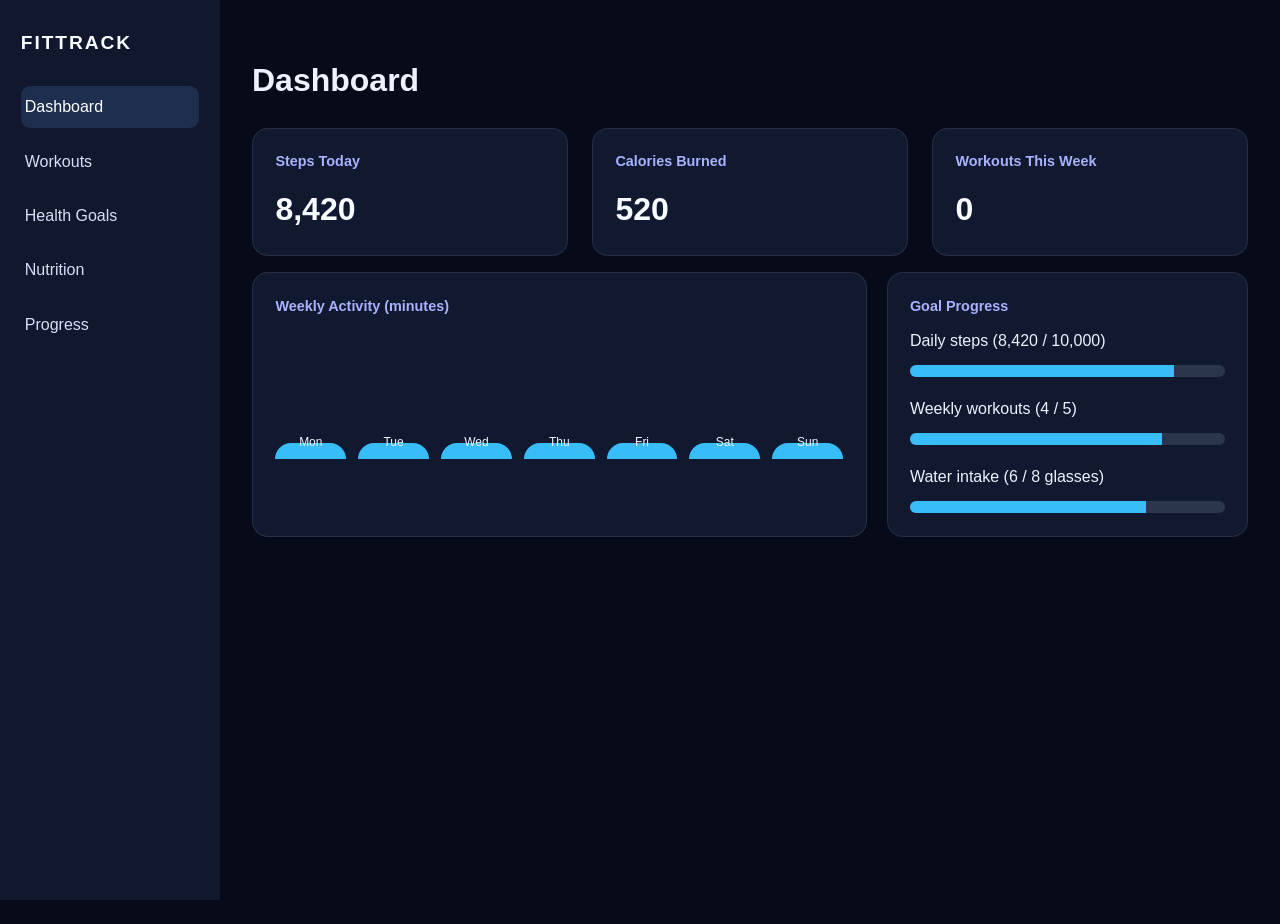
<file: index.html>
git init<!DOCTYPE html>
<html lang="en">
<head>
  <meta charset="UTF-8">
  <meta name="viewport" content="width=device-width, initial-scale=1.0">
  <title>Fitness Tracker - Dashboard</title>
  <link rel="icon" href="favicon.svg" type="image/svg+xml">
  <link rel="stylesheet" href="css/styles.css">
</head>
<body>
  <div class="app">
    <aside class="sidebar" id="sidebar">
      <h2>FitTrack</h2>
      <nav>
        <a href="index.html" class="active">Dashboard</a>
        <a href="workouts.html">Workouts</a>
        <a href="health.html">Health Goals</a>
        <a href="nutrition.html">Nutrition</a>
        <a href="progress.html">Progress</a>
      </nav>
    </aside>

    <main class="main">
      <header class="header">
        <h1>Dashboard</h1>
        <button type="button" class="menu-btn" id="menuBtn">Menu</button>
      </header>

      <section class="stats">
        <article class="stat-card">
          <h3>Steps Today</h3>
          <p>8,420</p>
        </article>
        <article class="stat-card">
          <h3>Calories Burned</h3>
          <p>520</p>
        </article>
        <article class="stat-card">
          <h3>Workouts This Week</h3>
          <p id="workoutsThisWeek">4</p>
        </article>
      </section>

      <section class="charts">
        <article class="chart-box">
          <h3>Weekly Activity (minutes)</h3>
          <div class="bar-chart" id="weeklyActivityChart" aria-label="Weekly activity bar chart">
            <div class="bar" style="height: 60%;"><span>Mon</span></div>
            <div class="bar" style="height: 40%;"><span>Tue</span></div>
            <div class="bar" style="height: 80%;"><span>Wed</span></div>
            <div class="bar" style="height: 50%;"><span>Thu</span></div>
            <div class="bar" style="height: 90%;"><span>Fri</span></div>
            <div class="bar" style="height: 30%;"><span>Sat</span></div>
            <div class="bar" style="height: 70%;"><span>Sun</span></div>
          </div>
        </article>

        <article class="chart-box">
          <h3>Goal Progress</h3>
          <ul class="progress-list">
            <li>
              Daily steps (8,420 / 10,000)
              <div class="progress-bar"><div class="progress-fill" style="width: 84%;"></div></div>
            </li>
            <li>
              Weekly workouts (4 / 5)
              <div class="progress-bar"><div class="progress-fill" style="width: 80%;"></div></div>
            </li>
            <li>
              Water intake (6 / 8 glasses)
              <div class="progress-bar"><div class="progress-fill" style="width: 75%;"></div></div>
            </li>
          </ul>
        </article>
      </section>
    </main>
  </div>

  <script src="js/main.js"></script>
</body>
</html>
</file>
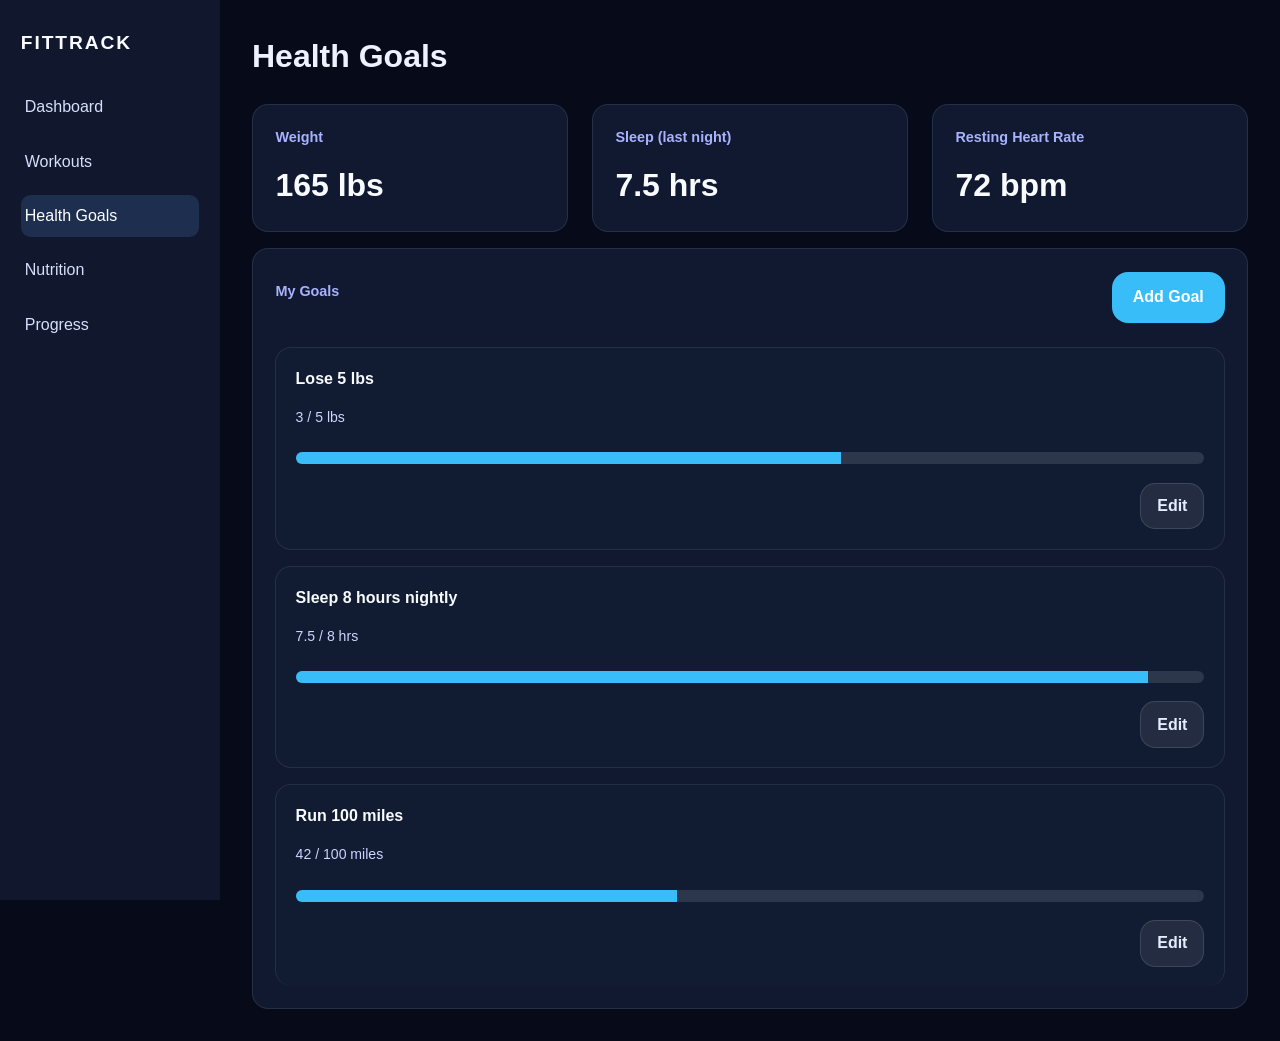
<file: health.html>
<!DOCTYPE html>
<html lang="en">
<head>
  <meta charset="UTF-8">
  <meta name="viewport" content="width=device-width, initial-scale=1.0">
  <title>Fitness Tracker - Health Goals</title>
  <link rel="icon" href="favicon.svg" type="image/svg+xml">
  <link rel="stylesheet" href="css/styles.css">
</head>
<body>
  <div class="app">
    <aside class="sidebar" id="sidebar">
      <h2>FitTrack</h2>
      <nav>
        <a href="index.html">Dashboard</a>
        <a href="workouts.html">Workouts</a>
        <a href="health.html" class="active">Health Goals</a>
        <a href="nutrition.html">Nutrition</a>
        <a href="progress.html">Progress</a>
      </nav>
    </aside>

    <main class="main">
      <header class="header">
        <h1>Health Goals</h1>
        <button type="button" class="menu-btn" id="menuBtn">Menu</button>
      </header>

      <section class="stats">
        <article class="stat-card">
          <h3>Weight</h3>
          <p>165 lbs</p>
        </article>
        <article class="stat-card">
          <h3>Sleep (last night)</h3>
          <p>7.5 hrs</p>
        </article>
        <article class="stat-card">
          <h3>Resting Heart Rate</h3>
          <p>72 bpm</p>
        </article>
      </section>

      <section class="panel goals-section">
        <div class="goals-header">
          <h2>My Goals</h2>
          <button type="button" class="btn" id="addGoalBtn">Add Goal</button>
        </div>

        <ul class="goals-list" id="goalsList">
          <li>
            <strong>Lose 5 lbs</strong>
            <span>3 / 5 lbs</span>
            <div class="progress-bar"><div class="progress-fill" style="width: 60%;"></div></div>
            <button type="button" class="btn-edit">Edit</button>
          </li>
          <li>
            <strong>Sleep 8 hours nightly</strong>
            <span>7.5 / 8 hrs</span>
            <div class="progress-bar"><div class="progress-fill" style="width: 94%;"></div></div>
            <button type="button" class="btn-edit">Edit</button>
          </li>
          <li>
            <strong>Run 100 miles</strong>
            <span>42 / 100 miles</span>
            <div class="progress-bar"><div class="progress-fill" style="width: 42%;"></div></div>
            <button type="button" class="btn-edit">Edit</button>
          </li>
        </ul>
      </section>
    </main>
  </div>

  <div class="modal-overlay" id="goalModal">
    <div class="modal">
      <div class="modal-header">
        <h2 id="modalTitle">Add Goal</h2>
        <button type="button" class="modal-close" id="closeModal">&times;</button>
      </div>

      <form id="goalForm" novalidate>
        <div class="form-group">
          <label for="goalName">Goal name</label>
          <input type="text" id="goalName" name="goalName" placeholder="e.g. Drink more water">
          <p class="form-error" id="goalNameError"></p>
        </div>

        <div class="form-group">
          <label for="goalTarget">Target</label>
          <input type="number" id="goalTarget" name="goalTarget" min="1" placeholder="10">
          <p class="form-error" id="goalTargetError"></p>
        </div>

        <div class="form-group">
          <label for="goalCurrent">Current progress</label>
          <input type="number" id="goalCurrent" name="goalCurrent" min="0" placeholder="0">
          <p class="form-error" id="goalCurrentError"></p>
        </div>

        <div class="form-group">
          <label for="goalUnit">Unit (optional)</label>
          <input type="text" id="goalUnit" name="goalUnit" placeholder="e.g. lbs, miles, glasses">
        </div>

        <div class="modal-actions">
          <button type="button" class="btn btn-cancel" id="cancelModal">Cancel</button>
          <button type="submit" class="btn">Save Goal</button>
        </div>
      </form>
    </div>
  </div>

  <script src="js/main.js"></script>
</body>
</html>
</file>
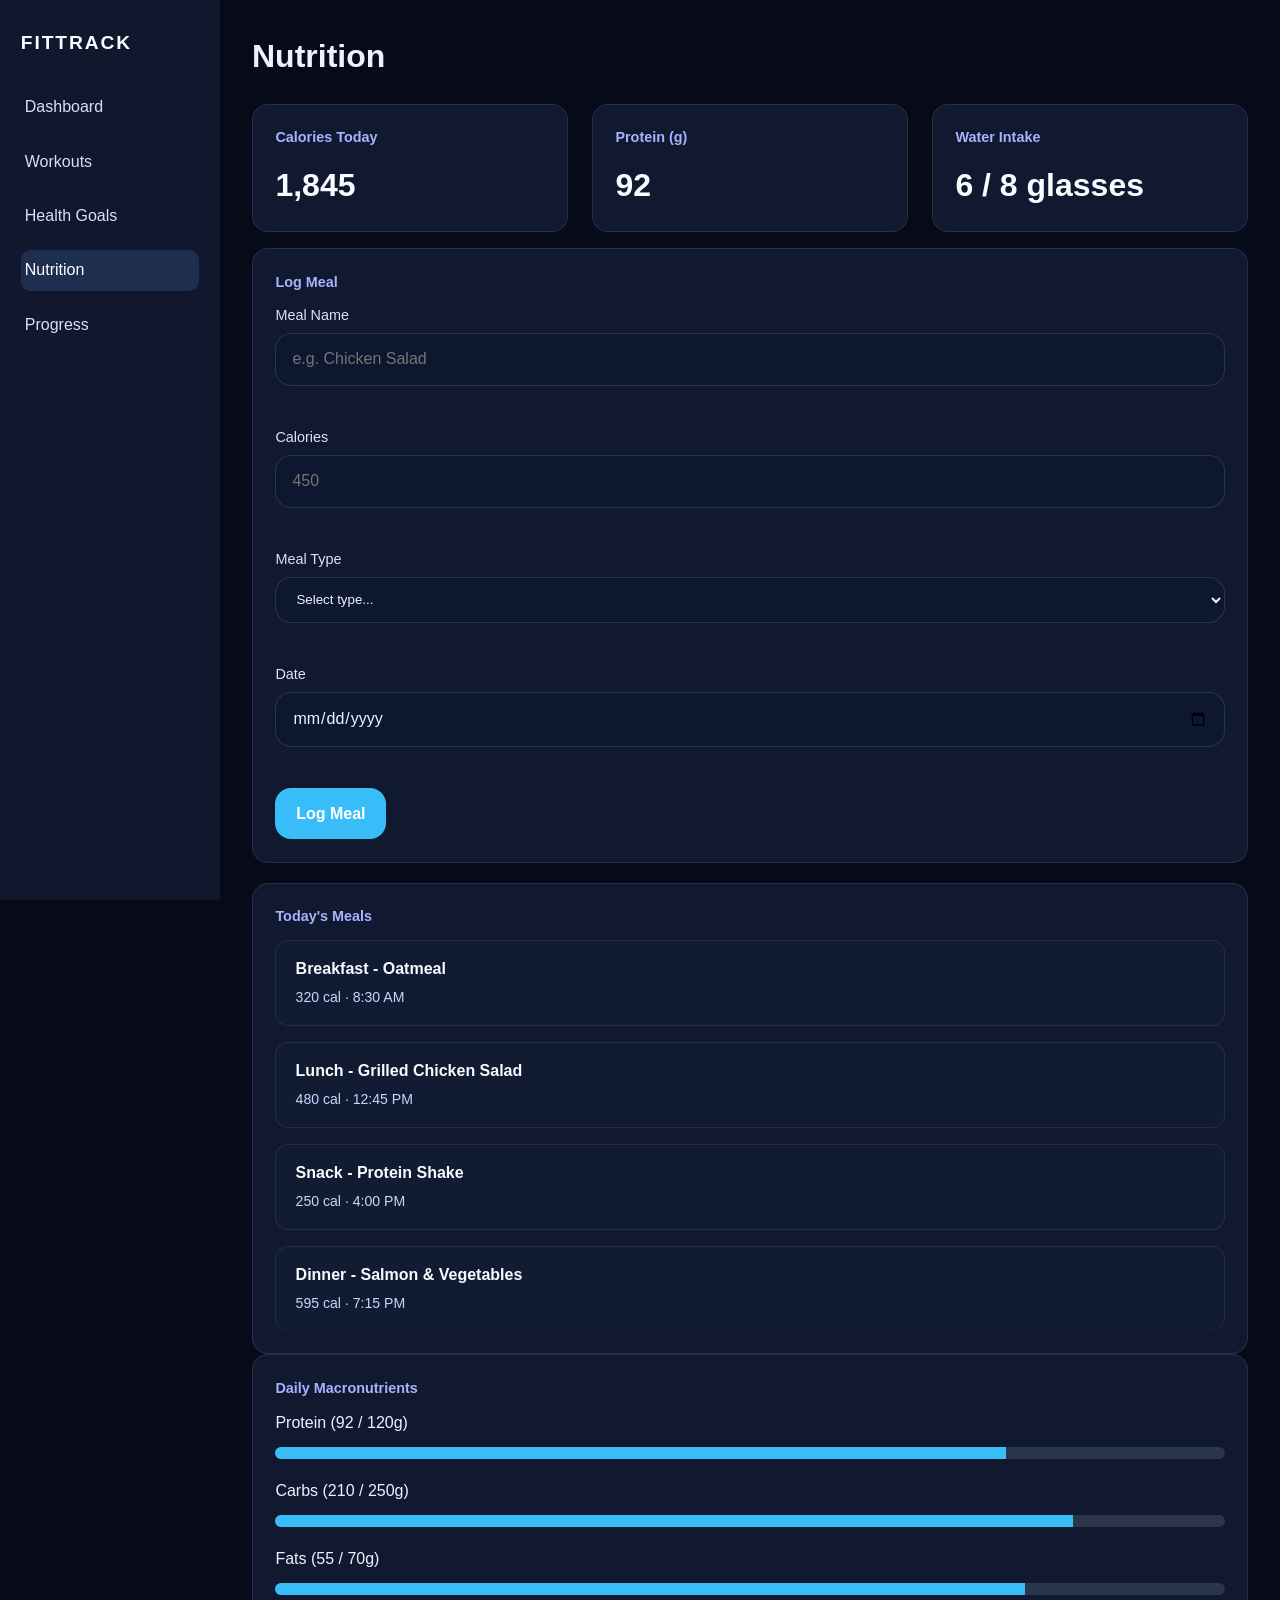
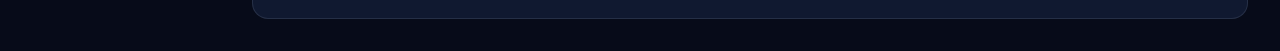
<file: nutrition.html>
<!DOCTYPE html>
<html lang="en">
<head>
  <meta charset="UTF-8">
  <meta name="viewport" content="width=device-width, initial-scale=1.0">
  <title>Fitness Tracker - Nutrition</title>
  <link rel="icon" href="favicon.svg" type="image/svg+xml">
  <link rel="stylesheet" href="css/styles.css">
</head>
<body>
  <div class="app">
    <aside class="sidebar" id="sidebar">
      <h2>FitTrack</h2>
      <nav>
        <a href="index.html">Dashboard</a>
        <a href="workouts.html">Workouts</a>
        <a href="health.html">Health Goals</a>
        <a href="nutrition.html" class="active">Nutrition</a>
        <a href="progress.html">Progress</a>
      </nav>
    </aside>

    <main class="main">
      <header class="header">
        <h1>Nutrition</h1>
        <button type="button" class="menu-btn" id="menuBtn">Menu</button>
      </header>

      <section class="stats">
        <article class="stat-card">
          <h3>Calories Today</h3>
          <p>1,845</p>
        </article>
        <article class="stat-card">
          <h3>Protein (g)</h3>
          <p>92</p>
        </article>
        <article class="stat-card">
          <h3>Water Intake</h3>
          <p>6 / 8 glasses</p>
        </article>
      </section>

      <div class="workout-layout">
        <section class="panel">
          <h2>Log Meal</h2>
          <form id="mealForm" novalidate>
            <div class="form-group">
              <label for="mealName">Meal Name</label>
              <input type="text" id="mealName" name="mealName" placeholder="e.g. Chicken Salad">
              <p class="form-error" id="mealNameError"></p>
            </div>

            <div class="form-group">
              <label for="mealCalories">Calories</label>
              <input type="number" id="mealCalories" name="mealCalories" min="1" placeholder="450">
              <p class="form-error" id="mealCaloriesError"></p>
            </div>

            <div class="form-group">
              <label for="mealType">Meal Type</label>
              <select id="mealType" name="mealType">
                <option value="">Select type...</option>
                <option value="breakfast">Breakfast</option>
                <option value="lunch">Lunch</option>
                <option value="dinner">Dinner</option>
                <option value="snack">Snack</option>
              </select>
              <p class="form-error" id="mealTypeError"></p>
            </div>

            <div class="form-group">
              <label for="mealDate">Date</label>
              <input type="date" id="mealDate" name="mealDate">
              <p class="form-error" id="mealDateError"></p>
            </div>

            <button type="submit" class="btn">Log Meal</button>
          </form>
        </section>

        <section class="panel">
          <h2>Today's Meals</h2>
          <ul class="workout-list" id="mealList" aria-live="polite">
            <li>
              <strong>Breakfast - Oatmeal</strong>
              <span>320 cal · 8:30 AM</span>
            </li>
            <li>
              <strong>Lunch - Grilled Chicken Salad</strong>
              <span>480 cal · 12:45 PM</span>
            </li>
            <li>
              <strong>Snack - Protein Shake</strong>
              <span>250 cal · 4:00 PM</span>
            </li>
            <li>
              <strong>Dinner - Salmon & Vegetables</strong>
              <span>595 cal · 7:15 PM</span>
            </li>
          </ul>
        </section>
      </div>

      <section class="panel">
        <h2>Daily Macronutrients</h2>
        <ul class="progress-list">
          <li>
            Protein (92 / 120g)
            <div class="progress-bar"><div class="progress-fill" style="width: 77%;"></div></div>
          </li>
          <li>
            Carbs (210 / 250g)
            <div class="progress-bar"><div class="progress-fill" style="width: 84%;"></div></div>
          </li>
          <li>
            Fats (55 / 70g)
            <div class="progress-bar"><div class="progress-fill" style="width: 79%;"></div></div>
          </li>
        </ul>
      </section>
    </main>
  </div>

  <script src="js/main.js"></script>
</body>
</html>
</file>
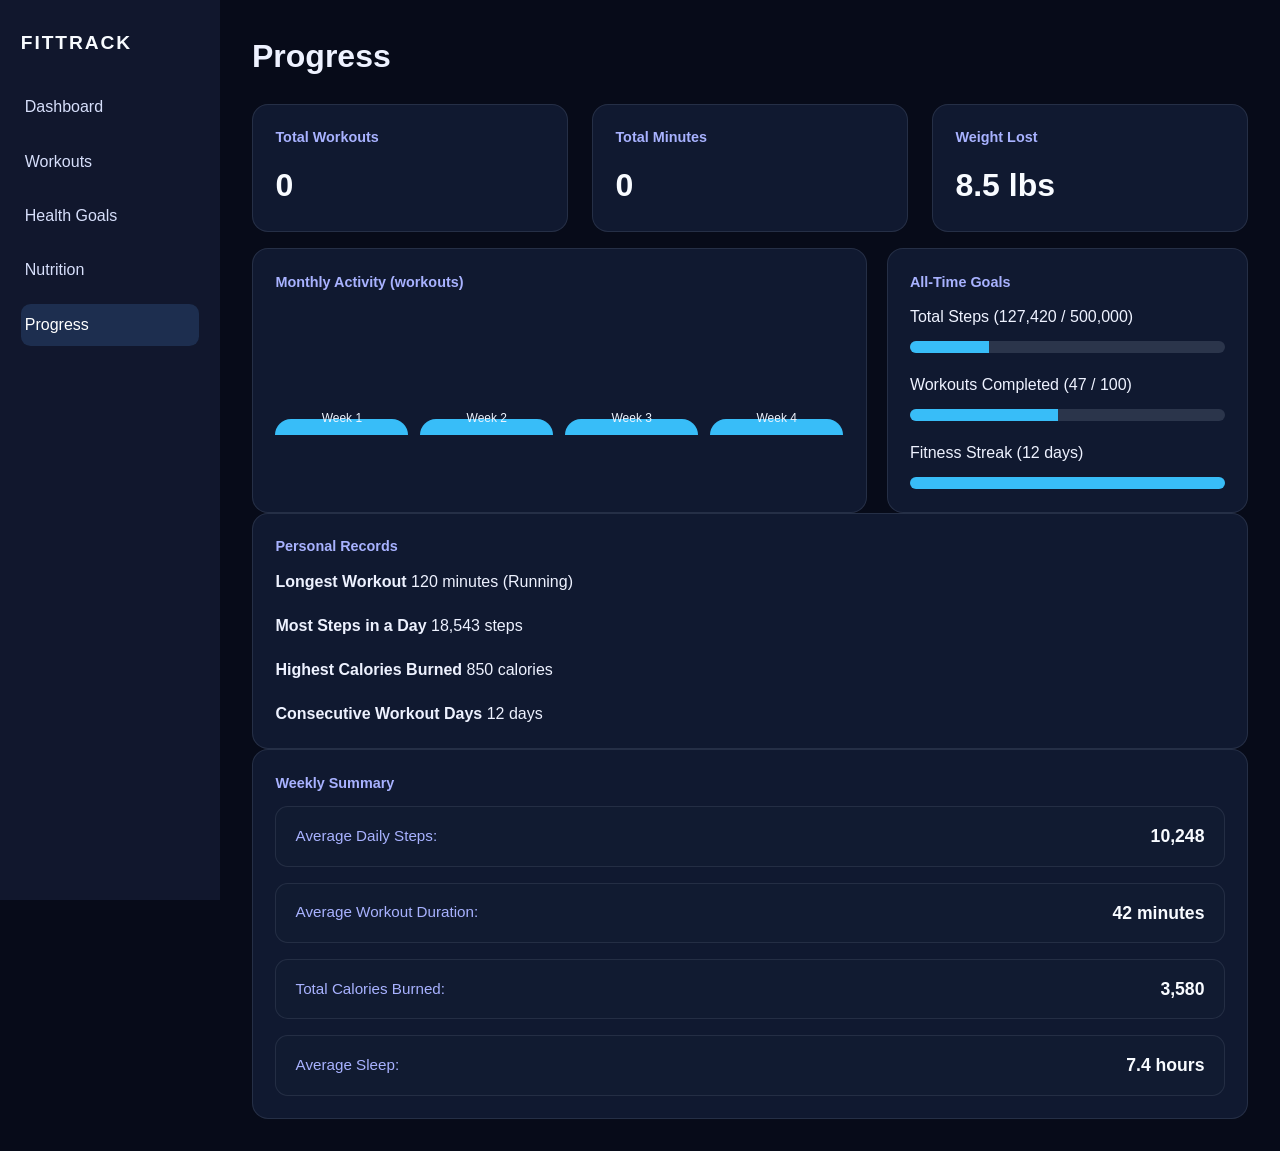
<file: progress.html>
<!DOCTYPE html>
<html lang="en">
<head>
  <meta charset="UTF-8">
  <meta name="viewport" content="width=device-width, initial-scale=1.0">
  <title>Fitness Tracker - Progress</title>
  <link rel="icon" href="favicon.svg" type="image/svg+xml">
  <link rel="stylesheet" href="css/styles.css">
</head>
<body>
  <div class="app">
    <aside class="sidebar" id="sidebar">
      <h2>FitTrack</h2>
      <nav>
        <a href="index.html">Dashboard</a>
        <a href="workouts.html">Workouts</a>
        <a href="health.html">Health Goals</a>
        <a href="nutrition.html">Nutrition</a>
        <a href="progress.html" class="active">Progress</a>
      </nav>
    </aside>

    <main class="main">
      <header class="header">
        <h1>Progress</h1>
        <button type="button" class="menu-btn" id="menuBtn">Menu</button>
      </header>

      <section class="stats">
        <article class="stat-card">
          <h3>Total Workouts</h3>
          <p id="totalWorkouts">47</p>
        </article>
        <article class="stat-card">
          <h3>Total Minutes</h3>
          <p id="totalMinutes">2,145</p>
        </article>
        <article class="stat-card">
          <h3>Weight Lost</h3>
          <p>8.5 lbs</p>
        </article>
      </section>

      <section class="charts">
        <article class="chart-box">
          <h3>Monthly Activity (workouts)</h3>
          <div class="bar-chart" id="monthlyActivityChart" aria-label="Monthly activity bar chart">
            <div class="bar" style="height: 70%;"><span>Week 1</span></div>
            <div class="bar" style="height: 85%;"><span>Week 2</span></div>
            <div class="bar" style="height: 65%;"><span>Week 3</span></div>
            <div class="bar" style="height: 90%;"><span>Week 4</span></div>
          </div>
        </article>

        <article class="chart-box">
          <h3>All-Time Goals</h3>
          <ul class="progress-list">
            <li>
              Total Steps (127,420 / 500,000)
              <div class="progress-bar"><div class="progress-fill" style="width: 25%;"></div></div>
            </li>
            <li>
              Workouts Completed (47 / 100)
              <div class="progress-bar"><div class="progress-fill" style="width: 47%;"></div></div>
            </li>
            <li>
              Fitness Streak (12 days)
              <div class="progress-bar"><div class="progress-fill" style="width: 100%;"></div></div>
            </li>
          </ul>
        </article>
      </section>

      <section class="panel">
        <h2>Personal Records</h2>
        <ul class="progress-list">
          <li>
            <strong>Longest Workout</strong>
            <span>120 minutes (Running)</span>
          </li>
          <li>
            <strong>Most Steps in a Day</strong>
            <span>18,543 steps</span>
          </li>
          <li>
            <strong>Highest Calories Burned</strong>
            <span>850 calories</span>
          </li>
          <li>
            <strong>Consecutive Workout Days</strong>
            <span>12 days</span>
          </li>
        </ul>
      </section>

      <section class="panel">
        <h2>Weekly Summary</h2>
        <div style="display: grid; gap: 1rem;">
          <div class="stat-summary">
            <span class="summary-label">Average Daily Steps:</span>
            <span class="summary-value">10,248</span>
          </div>
          <div class="stat-summary">
            <span class="summary-label">Average Workout Duration:</span>
            <span class="summary-value">42 minutes</span>
          </div>
          <div class="stat-summary">
            <span class="summary-label">Total Calories Burned:</span>
            <span class="summary-value">3,580</span>
          </div>
          <div class="stat-summary">
            <span class="summary-label">Average Sleep:</span>
            <span class="summary-value">7.4 hours</span>
          </div>
        </div>
      </section>
    </main>
  </div>

  <script src="js/main.js"></script>
</body>
</html>
</file>
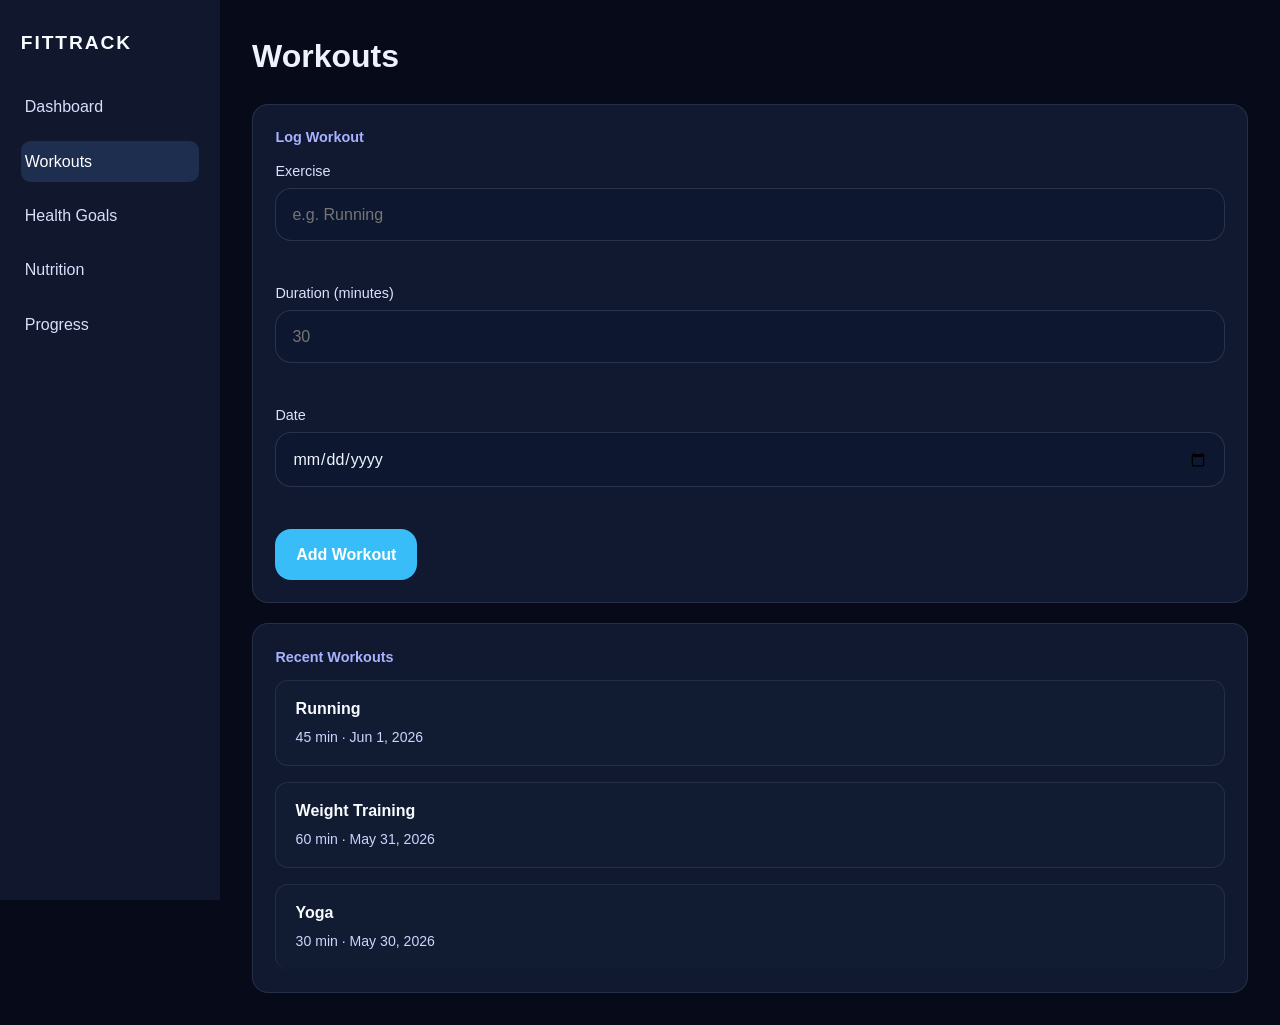
<file: workouts.html>
<!DOCTYPE html>
<html lang="en">
<head>
  <meta charset="UTF-8">
  <meta name="viewport" content="width=device-width, initial-scale=1.0">
  <title>Fitness Tracker - Workouts</title>
  <link rel="icon" href="favicon.svg" type="image/svg+xml">
  <link rel="stylesheet" href="css/styles.css">
</head>
<body>
  <div class="app">
    <aside class="sidebar" id="sidebar">
      <h2>FitTrack</h2>
      <nav>
        <a href="index.html">Dashboard</a>
        <a href="workouts.html" class="active">Workouts</a>
        <a href="health.html">Health Goals</a>
        <a href="nutrition.html">Nutrition</a>
        <a href="progress.html">Progress</a>
      </nav>
    </aside>

    <main class="main">
      <header class="header">
        <h1>Workouts</h1>
        <button type="button" class="menu-btn" id="menuBtn">Menu</button>
      </header>

      <div class="workout-layout">
        <section class="panel">
          <h2>Log Workout</h2>
          <form id="workoutForm" novalidate>
            <div class="form-group">
              <label for="exercise">Exercise</label>
              <input type="text" id="exercise" name="exercise" placeholder="e.g. Running">
              <p class="form-error" id="exerciseError"></p>
            </div>

            <div class="form-group">
              <label for="duration">Duration (minutes)</label>
              <input type="number" id="duration" name="duration" min="1" placeholder="30">
              <p class="form-error" id="durationError"></p>
            </div>

            <div class="form-group">
              <label for="date">Date</label>
              <input type="date" id="date" name="date">
              <p class="form-error" id="dateError"></p>
            </div>

            <button type="submit" class="btn">Add Workout</button>
          </form>
        </section>

        <section class="panel">
          <h2>Recent Workouts</h2>
          <ul class="workout-list" id="workoutList">
            <li>
              <strong>Running</strong>
              <span>45 min · Jun 1, 2026</span>
            </li>
            <li>
              <strong>Weight Training</strong>
              <span>60 min · May 31, 2026</span>
            </li>
            <li>
              <strong>Yoga</strong>
              <span>30 min · May 30, 2026</span>
            </li>
          </ul>
        </section>
      </div>
    </main>
  </div>

  <script src="js/main.js"></script>
</body>
</html>
</file>
<file: css/styles.css>
* {
  box-sizing: border-box;
  margin: 0;
  padding: 0;
}

body {
  font-family: Arial, sans-serif;
  background: #070b19;
  color: #eef2ff;
  line-height: 1.5;
}

a {
  color: inherit;
  text-decoration: none;
}

button,
input {
  font: inherit;
}

.app {
  display: flex;
  min-height: 100vh;
}

.sidebar {
  width: 220px;
  position: fixed;
  top: 0;
  left: 0;
  bottom: 0;
  padding: 1.8rem 1.3rem;
  background: #11172d;
  color: #cbd5ff;
}

.sidebar h2 {
  margin-bottom: 1.8rem;
  font-size: 1.2rem;
  text-transform: uppercase;
  letter-spacing: 0.1em;
  color: #f8fbff;
}

.sidebar nav a {
  display: block;
  margin-bottom: 0.8rem;
  padding: 0.55rem 0.25rem;
  color: #d7dffb;
  border-radius: 0.6rem;
  transition: background 0.2s ease, color 0.2s ease;
}

.sidebar nav a:hover,
.sidebar nav a.active {
  color: #ffffff;
  background: rgba(96, 165, 250, 0.16);
}

.main {
  flex: 1;
  margin-left: 220px;
  padding: 2rem;
}

.header {
  display: flex;
  justify-content: space-between;
  align-items: center;
  gap: 1rem;
  margin-bottom: 1.5rem;
}

.header h1 {
  font-size: 2rem;
}

.menu-btn {
  display: none;
  background: rgba(255, 255, 255, 0.08);
  color: #dbe2ff;
  border: 1px solid rgba(255, 255, 255, 0.12);
  padding: 0.7rem 1rem;
  border-radius: 0.8rem;
  cursor: pointer;
}

.stats,
.charts,
.workout-layout {
  display: grid;
  gap: 1.25rem;
}

.stats {
  grid-template-columns: repeat(3, minmax(0, 1fr));
  gap: 1.5rem;
}

.stat-card,
.chart-box,
.panel {
  background: #101930;
  border: 1px solid rgba(148, 163, 184, 0.16);
  border-radius: 1rem;
  padding: 1.4rem;
}

.stat-card {
  margin-bottom: 1rem;
}

.stat-card h3,
.chart-box h3,
.panel h2 {
  margin-bottom: 0.75rem;
  color: #a8b2ff;
  font-size: 0.9rem;
}

.stat-card p {
  font-size: 2rem;
  font-weight: 700;
  color: #f8fbff;
}

.charts {
  grid-template-columns: 1.7fr 1fr;
}

.bar-chart {
  display: flex;
  align-items: flex-end;
  gap: 0.75rem;
  height: 130px;
}

.bar {
  flex: 1;
  min-height: 16px;
  background: #38bdf8;
  border-radius: 1rem 1rem 0 0;
  display: flex;
  align-items: flex-end;
  justify-content: center;
}

.bar span {
  display: block;
  margin-bottom: 0.5rem;
  font-size: 0.75rem;
  color: #eef5ff;
}

ul {
  list-style: none;
}

.progress-bar,
.goals-list .progress-bar {
  height: 12px;
  background: rgba(148, 163, 184, 0.2);
  border-radius: 999px;
  overflow: hidden;
  margin-top: 0.75rem;
}

.progress-fill {
  height: 100%;
  background: #38bdf8;
}

.form-group {
  margin-bottom: 1rem;
}

.form-group label {
  display: block;
  margin-bottom: 0.35rem;
  color: #d9e2ff;
  font-size: 0.9rem;
}

.form-group input {
  width: 100%;
  padding: 0.85rem 1rem;
  border: 1px solid rgba(148, 163, 184, 0.2);
  border-radius: 1rem;
  background: #0e1730;
  color: #eef5ff;
}

.form-group input:focus {
  outline: none;
  border-color: #38bdf8;
}

.form-group input.invalid {
  border-color: #f87171;
}

.form-error {
  color: #fb7185;
  font-size: 0.8rem;
  min-height: 1.2rem;
  margin-top: 0.4rem;
}

.btn,
.btn-edit,
.btn-cancel {
  font-weight: 600;
  transition: transform 0.18s ease, background 0.18s ease;
}

.btn {
  display: inline-flex;
  align-items: center;
  justify-content: center;
  padding: 0.85rem 1.3rem;
  border-radius: 1rem;
  background: #38bdf8;
  color: #ffffff;
  border: none;
}

.btn:hover {
  transform: translateY(-1px);
  background: #22c55e;
}

.btn-edit,
.btn-cancel {
  background: rgba(255, 255, 255, 0.08);
  color: #e5ecff;
  border: 1px solid rgba(148, 163, 184, 0.22);
  padding: 0.65rem 1rem;
  border-radius: 0.95rem;
}

.btn-edit:hover,
.btn-cancel:hover {
  background: rgba(255, 255, 255, 0.16);
}

.goals-list {
  display: grid;
  gap: 1rem;
}

.workout-list li,
.goals-list li {
  border-bottom: none;
  padding: 0;
}

.goals-list li {
  display: grid;
  gap: 0.75rem;
  padding: 1.2rem 1.2rem;
  background: rgba(18, 28, 50, 0.95);
  border: 1px solid rgba(148, 163, 184, 0.14);
  border-radius: 1rem;
}

.goals-list li .progress-bar {
  margin-bottom: 0.4rem;
}

.btn-edit {
  justify-self: end;
  width: auto;
}

.workout-list li:last-child,
.goals-list li:last-child {
  border-bottom: none;
}

.workout-list strong,
.goals-list strong {
  display: block;
  color: #f8fbff;
  margin-bottom: 0.25rem;
}

.workout-list span,
.goals-list span {
  font-size: 0.88rem;
  color: #cbd5ff;
}

.btn-edit {
  justify-self:end;
  width: auto;
}

.goals-header {
  display: flex;
  justify-content: space-between;
  align-items: center;
  gap: 1rem;
  margin-bottom: 1.5rem;
}

.modal-overlay {
  display: none;
  position: fixed;
  inset: 0;
  background: rgba(0, 0, 0, 0.72);
  z-index: 100;
  align-items: center;
  justify-content: center;
  padding: 1.5rem;
}

.modal-overlay.open {
  display: flex;
}

.modal {
  width: 100%;
  max-width: 480px;
  background: #0b1123;
  border: 1px solid rgba(56, 189, 248, 0.2);
  border-radius: 1.2rem;
  padding: 1.4rem;
}

.modal-header {
  display: flex;
  justify-content: space-between;
  align-items: center;
  margin-bottom: 1rem;
}

.modal-header h2 {
  font-size: 1.2rem;
  color: #f8fbff;
}

.modal-close {
  background: none;
  border: none;
  color: #cbd5ff;
  font-size: 1.6rem;
  cursor: pointer;
}

.modal-actions {
  display: flex;
  justify-content: flex-end;
  gap: 0.75rem;
  margin-top: 1.2rem;
}

.progress-list {
  display: grid;
  gap: 1.25rem;
}

.progress-list li {
  padding: 0;
}

.form-group select {
  width: 100%;
  padding: 0.85rem 1rem;
  border: 1px solid rgba(148, 163, 184, 0.2);
  border-radius: 1rem;
  background: #0e1730;
  color: #eef5ff;
}

.form-group select:focus {
  outline: none;
  border-color: #38bdf8;
}

.form-group select option {
  background: #11172d;
  color: #eef5ff;
}

.stat-summary {
  display: flex;
  justify-content: space-between;
  align-items: center;
  padding: 1rem 1.2rem;
  background: rgba(18, 28, 50, 0.95);
  border: 1px solid rgba(148, 163, 184, 0.14);
  border-radius: 0.8rem;
}

.summary-label {
  color: #a8b2ff;
  font-size: 0.95rem;
}

.summary-value {
  color: #f8fbff;
  font-weight: 600;
  font-size: 1.1rem;
}

.workout-list {
  display: grid;
  gap: 1rem;
}

.workout-list li {
  padding: 1rem 1.2rem;
  background: rgba(18, 28, 50, 0.95);
  border: 1px solid rgba(148, 163, 184, 0.14);
  border-radius: 0.8rem;
}

@media (max-width: 960px) {
  .app {
    flex-direction: column;
  }

  .sidebar {
    position: relative;
    width: 100%;
    height: auto;
    box-shadow: none;
  }

  .main {
    margin-left: 0;
    width: 100%;
    padding: 1.5rem;
  }

  .stats,
  .charts,
  .workout-layout {
    grid-template-columns: 1fr;
  }

  .menu-btn {
    display: inline-flex;
  }
}
</file>
